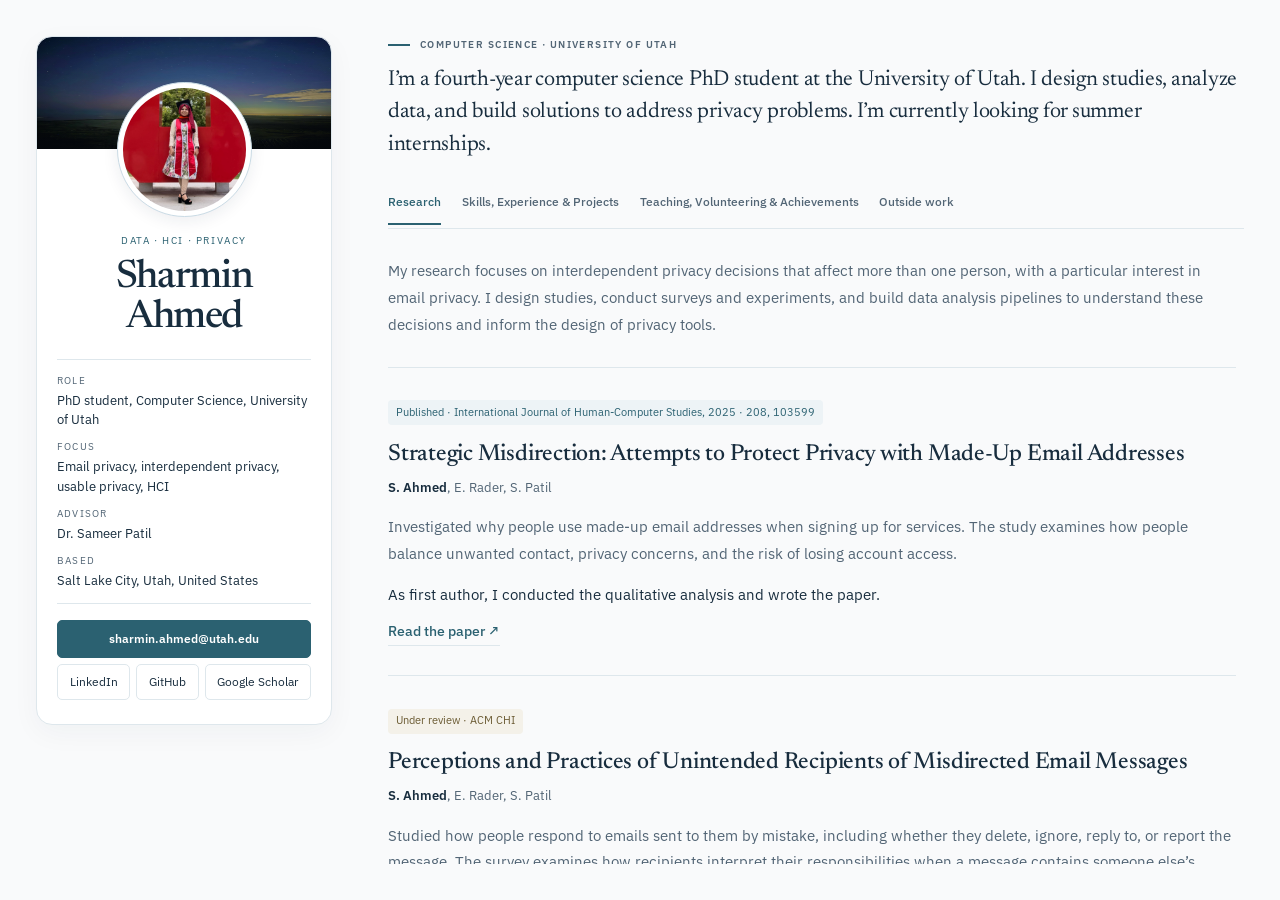
<file: index.html>
<!doctype html>
<html lang="en">
<head>
<meta charset="utf-8">
<meta name="viewport" content="width=device-width, initial-scale=1">
<meta name="description" content="Sharmin Ahmed: computer science PhD student at the University of Utah. Privacy research, data analysis, and software engineering.">
<title>Sharmin Ahmed</title>
<link rel="preconnect" href="https://fonts.googleapis.com">
<link rel="preconnect" href="https://fonts.gstatic.com" crossorigin>
<link rel="stylesheet" href="https://fonts.googleapis.com/css2?family=Newsreader:ital,opsz,wght@0,6..72,400;0,6..72,500;0,6..72,600;1,6..72,400&family=IBM+Plex+Sans:wght@400;500;600&family=IBM+Plex+Mono:wght@400;500&display=swap">

<link rel="stylesheet" href="css/theme.css">
<link rel="stylesheet" href="css/typography.css">
<link rel="stylesheet" href="css/layout.css">
<link rel="stylesheet" href="css/profile.css">
<link rel="stylesheet" href="css/content.css">
<link rel="stylesheet" href="css/timeline.css">
<link rel="stylesheet" href="css/gallery.css">
<link rel="stylesheet" href="css/responsive.css">
<link rel="stylesheet" href="css/polish.css">
</head>
<body>
<a class="skip-link" href="#main">Skip to content</a>
<div class="shell">

  <aside class="rail">
    <img class="portrait" src="img/portrait.jpg" alt="Sharmin Ahmed in graduation cap and stole in front of the University of Utah block U sculpture">

    <p class="profile-label">Data · HCI · Privacy</p>
    <h1 class="name">Sharmin Ahmed</h1>

    <dl class="meta">
      <div><dt>Role</dt><dd>PhD student, Computer Science, University of Utah</dd></div>
      <div><dt>Focus</dt><dd>Email privacy, interdependent privacy, usable privacy, HCI</dd></div>
      <div><dt>Advisor</dt><dd>Dr. Sameer Patil</dd></div>
      <div><dt>Based</dt><dd>Salt Lake City, Utah, United States</dd></div>
    </dl>

    <nav class="links">
      <a class="primary" href="mailto:sharmin.ahmed@utah.edu">sharmin.ahmed@utah.edu</a>
      <a href="https://www.linkedin.com/in/sharmin6630/">LinkedIn</a>
      <a href="https://github.com/sharmin6630/">GitHub</a>
      <a href="https://scholar.google.com/citations?user=mUpNnEoAAAAJ&amp;hl=en">Google Scholar</a>
    </nav>

  </aside>

  <main id="main">

    <div class="content-header">
    <header class="intro">
      <p class="eyebrow">Computer science · University of Utah</p>
      
      <p>I’m a fourth-year computer science PhD student at the University of Utah. I design studies, analyze data, and build solutions to address privacy problems. I’m currently looking for summer internships.</p>
    </header>

    <nav class="railnav" role="tablist" aria-label="Sections">
      <button role="tab" id="tab-work" aria-controls="work" tabindex="0" aria-selected="true">Research</button>
      <button role="tab" id="tab-industry" aria-controls="industry" tabindex="-1" aria-selected="false">Skills, Experience &amp; Projects</button>

      <button role="tab" id="tab-leadership" aria-controls="leadership" tabindex="-1" aria-selected="false">Teaching, Volunteering &amp; Achievements</button>
      <button role="tab" id="tab-outside" aria-controls="outside" tabindex="-1" aria-selected="false">Outside work</button>
    </nav>
    </div>

<div class="content-panels" tabindex="0" aria-label="Portfolio content">
    <section id="work" role="tabpanel" aria-labelledby="tab-work">
      <p>My research focuses on interdependent privacy decisions that affect more than one person, with a particular interest in email privacy. I design studies, conduct surveys and experiments, and build data analysis pipelines to understand these decisions and inform the design of privacy tools.</p>

      <div class="research-list">
        <article class="entry">
          <span class="tag">Published &middot; International Journal of Human-Computer Studies, 2025 · 208, 103599</span>
          <h3>Strategic Misdirection: Attempts to Protect Privacy with Made-Up Email Addresses</h3>
          <p class="authors"><strong>S. Ahmed</strong>, E. Rader, S. Patil</p>
          <p>Investigated why people use made-up email addresses when signing up for services. The study examines how people balance unwanted contact, privacy concerns, and the risk of losing account access.</p>
          <p>As first author, I conducted the qualitative analysis and wrote the paper. <a class="paper-link" href="https://doi.org/10.1016/j.ijhcs.2025.103599">Read the paper</a></p>
        </article>

        <article class="entry">
          <span class="tag live">Under review &middot; ACM CHI</span>
          <h3>Perceptions and Practices of Unintended Recipients of Misdirected Email Messages</h3>
          <p class="authors"><strong>S. Ahmed</strong>, E. Rader, S. Patil</p>
          <p>Studied how people respond to emails sent to them by mistake, including whether they delete, ignore, reply to, or report the message. The survey examines how recipients interpret their responsibilities when a message contains someone else’s information.</p>
          
          <p>I designed the survey, recruited participants across two platforms, and built the analysis pipeline. The assistant prototype is in development.</p>
        </article>

        <article class="entry">
          <span class="tag live">Under review &middot; ACM CSCW</span>
          <h3>Replication: The Westin Categories, Behavioral Intentions, and Consequences</h3>
          <p class="authors"><strong>S. Ahmed</strong>, E. Rader, S. Patil</p>
          <p>Replicated a 2014 study to examine whether the Westin privacy categories predict people’s stated willingness to disclose information. I extended the analysis to compare decisions about one’s own data with decisions involving other people’s data.</p>
          <p>In our analysis, the privacy categories had limited predictive value. Expected negative consequences were associated with disclosure intentions, including in scenarios involving other people’s information.</p>
          <p>As first author, I designed the study, collected and analyzed the data, and wrote the paper.</p>
        </article>
      </div>

      <p class="eyebrow">Earlier publication</p>
      <article class="entry">
        <span class="tag">Published · GIScience, 2021</span>
        <h3>Assessing correlation between night-time light and road infrastructure: An empirical study</h3>
        <p class="authors">S. Das, <strong>S. Ahmed</strong>, S. Haque, S. Ismail</p>
        <p>GIScience 2021 Short Paper Proceedings, 11th International Conference on Geographic Information Science.</p>
        <a class="paper-link" href="https://doi.org/10.25436/E27P4D">Read the paper</a>
      </article>

      <p class="eyebrow">Education</p>
      <article class="entry">
        <div class="edu">
          <div>
            <div class="line"><span class="t">PhD in Computer Science</span><span class="yr">Expected spring 2028</span></div>
            <p class="inst">University of Utah</p>
            <p class="inst">Current CGPA: 3.964</p>
          </div>
          <div>
            <div class="line"><span class="t">MS in Computer Science</span><span class="yr">April 2026</span></div>
            <p class="inst">University of Utah</p>
            <p class="inst">CGPA: 3.94 · Cum laude</p>
          </div>
          <div>
            <div class="line"><span class="t">BSc (Eng) in Computer Science &amp; Engineering</span><span class="yr">August 2021</span></div>
            <p class="inst">Shahjalal University of Science and Technology</p>
            <p class="inst">CGPA: 3.78 · Class position: 7th out of 107</p>
          </div>
        </div>
      </article>

    </section>

    <section id="industry" role="tabpanel" aria-labelledby="tab-industry" hidden>
      <h2 class="section-title">Technical skills</h2>
      <dl class="stack">
        <div><dt>Languages</dt><dd>Python, R, SQL, Java, C++</dd></div>
        <div><dt>Data</dt><dd>pandas, NumPy, SciPy, scikit&#8209;learn, dplyr, ggplot2, tidyr, stringr, Jupyter</dd></div>
        <div><dt>Methods</dt><dd>Experiment and survey design, A/B testing, regression, hypothesis testing, effect sizes and confidence intervals, qualitative coding</dd></div>
        <div><dt>Engineering</dt><dd>Git, REST APIs, Postman, Django, MongoDB, SQLite, ETL pipelines</dd></div>
      </dl>
      <h2 class="section-title experience-heading">Industry experience</h2>
      <article class="entry">
        <div class="role">
          <h3>Therap (BD) Ltd.</h3>
          <span class="when">Dhaka, Bangladesh</span>
        </div>
        <div class="roles">
          <div><span class="t">Software Engineer, QA</span><span>July 2022 &ndash; July 2023</span></div>
          <div><span class="t">Associate Software Engineer, QA</span><span>July 2021 &ndash; June 2022</span></div>
        </div>
        <p>Worked on Scheduling and Electronic Visit Verification (EVV) Aggregation modules for a HIPAA-regulated platform serving disability service providers in the United States.</p>
        <ul class="duties">
          <li>Wrote SQL queries to validate service and payroll records and trace data defects across the modules.</li>
          <li>Used Postman to test REST endpoints, including request and response behavior, error handling, and data passed to downstream modules.</li>
          <li>Identified a long-standing production defect, investigated its root cause, and followed the fix through release.</li>
          <li>Created and maintained test cases for the Scheduling and EVV Aggregation modules.</li>
          <li>Guided new QA team members through module behavior and testing workflows.</li>
          <li>Promoted from Associate Software Engineer to Software Engineer after my first year.</li>
        </ul>
      </article>
      <p class="eyebrow">Projects</p>

      <article class="entry">
        <div class="role">
          <h3>Privacy concerns about sharing</h3>
          <span class="when">Python, web scraping</span>
        </div>
        <p>Built a pipeline to collect and analyze Reddit discussions about parents sharing information about their children. Used qualitative coding and visualizations to examine recurring concerns.</p>
      </article>

      <article class="entry">
        <div class="role">
          <h3>Privacy perceptions of open data</h3>
          <span class="when">Qualitative analysis</span>
        </div>
        <p>Conducted and analyzed interviews about how people perceive the publication and visualization of open data about them.</p>
      </article>

      <article class="entry">
        <div class="role">
          <h3>Fuzzing Xournal++</h3>
          <span class="when">C++, AFLplusplus</span>
        </div>
        <p>Applied fuzz testing with AFLplusplus to the PDF annotation feature in Xournal++, a handwritten note-taking application, to investigate potential software vulnerabilities.</p>
      </article>

      <article class="entry">
        <div class="role">
          <h3>Sentiment Analysis on Movie Reviews</h3>
          <span class="when">Python, Jupyter</span>
        </div>
        <p>Trained and evaluated RNN and CNN models to classify movie review sentiment, comparing performance across the two architectures.</p>
      </article>

      <article class="entry">
        <div class="role">
          <h3>Thesis Topic and Supervisor Matching</h3>
          <span class="when">Django, SQLite</span>
        </div>
        <p>Built a web application to match final-year students with thesis topics and supervisors based on their preferences.</p>
      </article>

      <article class="entry">
        <div class="role">
          <h3>ChitChat</h3>
          <span class="when">Java, Node.js, MongoDB, Android Studio</span>
        </div>
        <p>Built a chat application using Java sockets and a Node.js backend to support real-time messaging between multiple clients.</p>
      </article>
    </section>

    <section id="leadership" role="tabpanel" aria-labelledby="tab-leadership" hidden>
      <h2 class="section-title">Graduate Teaching Assistantship</h2>

      <article class="entry">
        <h3>University of Utah</h3>
        <p class="where">Salt Lake City, Utah</p>
        <div class="roles teaching-timeline">
          <div>
            <span class="t">Ethics in Data Science</span>
            <span>Fall 2025</span>
            <p>The course examines ethical and social implications of data collection, storage, and analysis.</p>
            <p>Supported students through weekly office hours and graded coursework.</p>
          </div>
          <div>
            <span class="t">Ethics in Computing</span>
            <span>Spring 2025</span>
            <p>The course examines ethical dilemmas in computing and the responsibilities of computing professionals.</p>
            <p>Supported students through weekly office hours and graded coursework.</p>
          </div>
        </div>
      </article>

      <h2 class="section-title activity-heading">Volunteering</h2>
      <article class="entry">
        <div class="role">
          <h3>Student Volunteer, ACM CHI 2024</h3>
          <span class="when">May 2024</span>
        </div>
        <p class="where">Honolulu, <span lang="haw">Hawaiʻi</span></p>
        <ul class="duties">
          <li>Supported session coordination and conference logistics at ACM CHI 2024.</li>
          <li>Worked with the organizing committee throughout the conference.</li>
        </ul>
      </article>

      <h2 class="section-title activity-heading">Workshops &amp; Programs</h2>
      <article class="entry">
        <div class="role">
          <h3>Workshop on Security and Human Behavior</h3>
          <span class="when">June 2025</span>
        </div>
        <p class="where">University of Cambridge, United Kingdom &middot; invitation only</p>
        <ul class="duties">
          <li>Presented my current research at the 18th SHB workshop.</li>
          <li>Participated in discussions with researchers in security, psychology, economics, and law.</li>
        </ul>
      </article>

      <article class="entry">
        <div class="role">
          <h3>CRA-WP Grad Cohort for Women</h3>
          <span class="when">2024</span>
        </div>
        <p class="where">Minneapolis, Minnesota &middot; selected participant</p>
        <ul class="duties">
          <li>Two days of mentoring and peer networking for women in computing research, run by the Computing Research Association.</li>
        </ul>
      </article>

      <article class="entry">
        <div class="role">
          <h3>CMD-IT/ACM Richard Tapia Celebration of Diversity in Computing</h3>
          <span class="when">2024</span>
        </div>
        <p class="where">San Diego, California &middot; selected participant</p>
        <ul class="duties">
          <li>Sessions and panels on diversity, equity and inclusion in computing.</li>
        </ul>
      </article>

      <h2 class="section-title activity-heading">Achievements</h2>
      <article class="entry awards-entry">
        <div class="role">
          <h3>Competitive programming and academic awards</h3>
          <span class="when">2017 &ndash; 2021</span>
        </div>
        <p class="where">Bangladesh</p>
        <ul class="duties">
          <li>National Girls' Programming Contest (2019): 5th nationally; 1st in Sylhet.</li>
          <li>NSU Inter-University Girls' Programming Contest (2018): 7th nationally; 1st in Sylhet.</li>
          <li>Government merit scholarship for higher secondary study (2017–2020).</li>

        </ul>
      </article>
    </section>

    <section id="outside" role="tabpanel" aria-labelledby="tab-outside" hidden>

      <p>Outside work, I enjoy hiking, traveling, and photography. These are a few favorite views from Utah and my travels.</p>

      <div class="photogrid">
        <figure><img src="img/p1.jpg" alt="Canyon road winding through autumn hillsides in the Wasatch" loading="lazy"></figure>
        <figure><img src="img/p2.jpg" alt="Night sky with faint aurora over the Great Salt Lake" loading="lazy"></figure>
        <figure><img src="img/p3.jpg" alt="Alpine lake below a rocky ridge, surrounded by pines" loading="lazy"></figure>
        <figure><img src="img/p4.jpg" alt="Sea stacks and surf on a Pacific Northwest beach at low light" loading="lazy"></figure>
        <figure><img src="img/p5.jpg" alt="Deep blue crater lake ringed by forested cliffs" loading="lazy"></figure>
        <figure><img src="img/p6.jpg" alt="Tower Bridge over the Thames under heavy cloud" loading="lazy"></figure>
        <figure><img src="img/p7.jpg" alt="Pink cloudbank over dark hills at dusk" loading="lazy"></figure>
        <figure><img src="img/p8.jpg" alt="Orange hoodoos and pines in Bryce Canyon" loading="lazy"></figure>
        <figure><img src="img/p9.jpg" alt="Red sandstone cliffs under storm light in Zion" loading="lazy"></figure>
        <figure><img src="img/p10.jpg" alt="Close view of shell fragments on a beach at dusk" loading="lazy"></figure>
        <figure><img src="img/p11.jpg" alt="A gull standing on wet sand with its reflection" loading="lazy"></figure>
        <figure><img src="img/p12.jpg" alt="Orange sunset over a canyon rim with distant mountains" loading="lazy"></figure>
      </div>
    </section>

</div>
  </main>
</div>

<div id="lightbox" hidden role="dialog" aria-modal="true" aria-label="Photo viewer">
  <div class="lbbar">
    <span class="count"></span>
    <button type="button" data-lb="close">Close &times;</button>
  </div>
  <img alt="">
  <div class="nav">
    <button type="button" data-lb="prev">&larr; Previous</button>
    <button type="button" data-lb="next">Next &rarr;</button>
  </div>
</div>

<script src="js/navigation.js" defer></script>
<script src="js/gallery.js" defer></script>
</body>
</html>
</file>
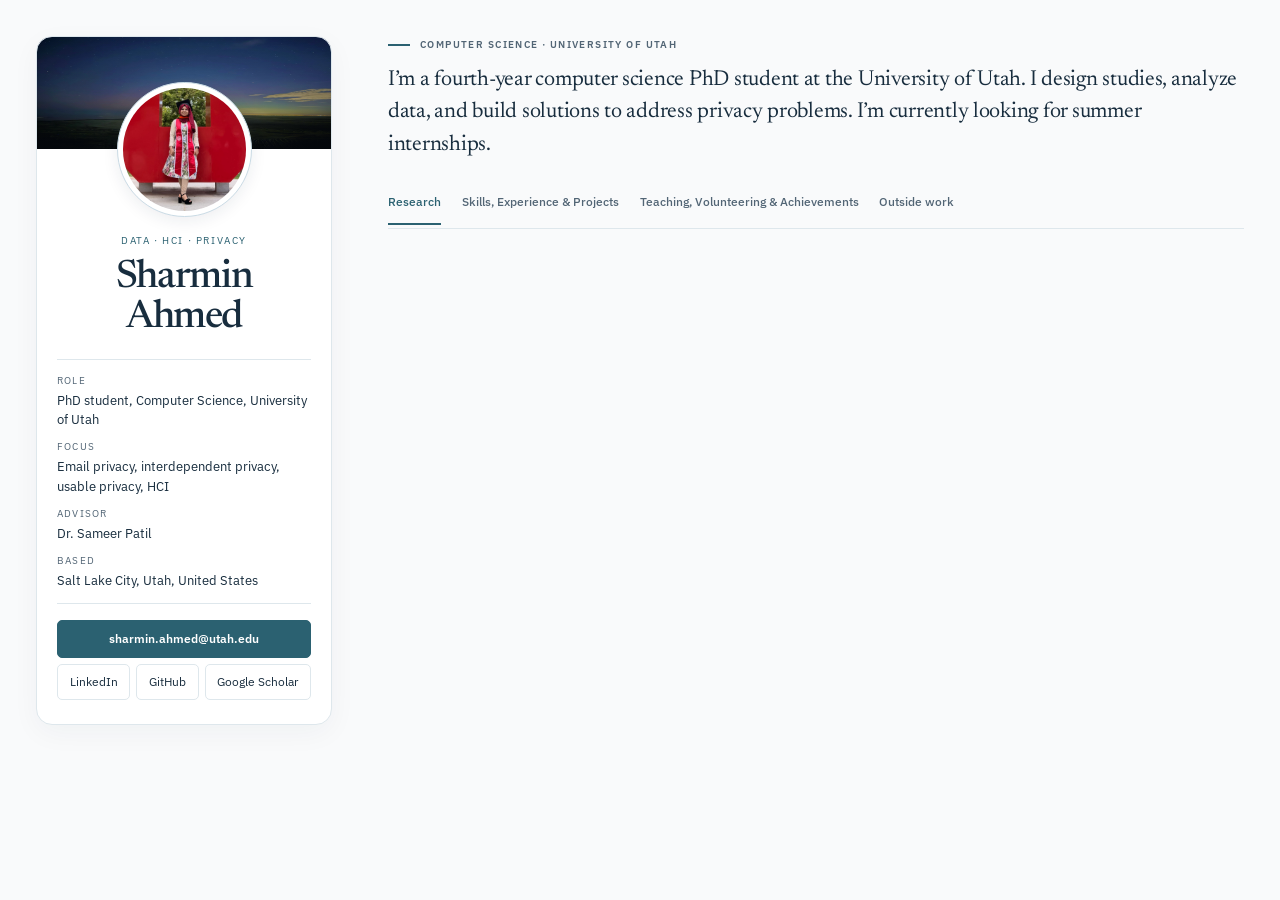
<file: main.html>
<!doctype html>
<html lang="en">
<head>
<meta charset="utf-8">
<meta name="viewport" content="width=device-width, initial-scale=1">
<meta name="description" content="Sharmin Ahmed: computer science PhD student at the University of Utah. Privacy research, data analysis, and software engineering.">
<title>Sharmin Ahmed</title>
<link rel="preconnect" href="https://fonts.googleapis.com">
<link rel="preconnect" href="https://fonts.gstatic.com" crossorigin>
<link rel="stylesheet" href="https://fonts.googleapis.com/css2?family=Newsreader:ital,opsz,wght@0,6..72,400;0,6..72,500;0,6..72,600;1,6..72,400&family=IBM+Plex+Sans:wght@400;500;600&family=IBM+Plex+Mono:wght@400;500&display=swap">

<link rel="stylesheet" href="css/theme.css">
<link rel="stylesheet" href="css/typography.css">
<link rel="stylesheet" href="css/layout.css">
<link rel="stylesheet" href="css/profile.css">
<link rel="stylesheet" href="css/content.css">
<link rel="stylesheet" href="css/timeline.css">
<link rel="stylesheet" href="css/gallery.css">
<link rel="stylesheet" href="css/responsive.css">
<link rel="stylesheet" href="css/polish.css">
</head>
<body>
<a class="skip-link" href="#main">Skip to content</a>
<div class="shell">

  <aside class="rail">
    <img class="portrait" src="img/portrait.jpg" alt="Sharmin Ahmed in graduation cap and stole in front of the University of Utah block U sculpture">

    <p class="profile-label">Data · HCI · Privacy</p>
    <h1 class="name">Sharmin Ahmed</h1>

    <dl class="meta">
      <div><dt>Role</dt><dd>PhD student, Computer Science, University of Utah</dd></div>
      <div><dt>Focus</dt><dd>Email privacy, interdependent privacy, usable privacy, HCI</dd></div>
      <div><dt>Advisor</dt><dd>Dr. Sameer Patil</dd></div>
      <div><dt>Based</dt><dd>Salt Lake City, Utah, United States</dd></div>
    </dl>

    <nav class="links">
      <a class="primary" href="mailto:sharmin.ahmed@utah.edu">sharmin.ahmed@utah.edu</a>
      <a href="https://www.linkedin.com/in/sharmin6630/">LinkedIn</a>
      <a href="https://github.com/sharmin6630/">GitHub</a>
      <a href="https://scholar.google.com/citations?user=mUpNnEoAAAAJ&amp;hl=en">Google Scholar</a>
    </nav>

  </aside>

  <main id="main">

    <div class="content-header">
    <header class="intro">
      <p class="eyebrow">Computer science · University of Utah</p>
      
      <p>I’m a fourth-year computer science PhD student at the University of Utah. I design studies, analyze data, and build solutions to address privacy problems. I’m currently looking for summer internships.</p>
    </header>

    <nav class="railnav" role="tablist" aria-label="Sections">
      <button role="tab" id="tab-work" aria-controls="work" tabindex="0" aria-selected="true">Research</button>
      <button role="tab" id="tab-industry" aria-controls="industry" tabindex="-1" aria-selected="false">Skills, Experience &amp; Projects</button>

      <button role="tab" id="tab-leadership" aria-controls="leadership" tabindex="-1" aria-selected="false">Teaching, Volunteering &amp; Achievements</button>
      <button role="tab" id="tab-outside" aria-controls="outside" tabindex="-1" aria-selected="false">Outside work</button>
    </nav>
    </div>

<div class="content-panels" tabindex="0" aria-label="Portfolio content">
    <!-- include: sections/research.html -->

    <!-- include: sections/experience-projects.html -->

    <!-- include: sections/teaching-service.html -->

    <!-- include: sections/outside-work.html -->

</div>
  </main>
</div>

<div id="lightbox" hidden role="dialog" aria-modal="true" aria-label="Photo viewer">
  <div class="lbbar">
    <span class="count"></span>
    <button type="button" data-lb="close">Close &times;</button>
  </div>
  <img alt="">
  <div class="nav">
    <button type="button" data-lb="prev">&larr; Previous</button>
    <button type="button" data-lb="next">Next &rarr;</button>
  </div>
</div>

<script src="js/navigation.js" defer></script>
<script src="js/gallery.js" defer></script>
</body>
</html>
</file>
<file: css/theme.css>
/* Change colors, fonts, and common sizes here. */
:root {
  --paper: #f7f9fc;
  --page: #f4f6f9;
  --surface: #fff;
  --ink: #1d2d40;
  --ink-soft: #516176;
  --rule: #d9e2eb;
  --accent: #315972;
  --display: "Newsreader", Georgia, serif;
  --body: "IBM Plex Sans", system-ui, sans-serif;
  --mono: "IBM Plex Mono", ui-monospace, monospace;
  --date-size: .7rem;
  --panel-radius: 12px;
  color-scheme: light;
}
</file>
<file: css/typography.css>
* { box-sizing: border-box; }
body { margin: 0; background: var(--page); color: var(--ink); font-family: var(--body); font-size: 16px; line-height: 1.7; -webkit-font-smoothing: antialiased; }
[hidden] { display: none !important; }
a { color: var(--accent); text-underline-offset: 3px; }
a:focus-visible, button:focus-visible, .content-panels:focus-visible { outline: 2px solid var(--accent); outline-offset: 3px; }
button { font-family: inherit; cursor: pointer; }
p { margin: 0 0 .95rem; }
p:last-child { margin-bottom: 0; }
h1, h2, h3 { font-family: var(--display); font-weight: 500; text-wrap: balance; }
h2 { font-size: 1.65rem; line-height: 1.3; letter-spacing: -.015em; margin: 0 0 1rem; }
h3 { font-size: 1.3rem; line-height: 1.35; letter-spacing: -.01em; margin: 0 0 .8rem; }
.eyebrow { font-size: .69rem; font-weight: 600; letter-spacing: .1em; text-transform: uppercase; color: var(--ink-soft); margin: 2.4rem 0 .6rem; }
.skip-link { position: absolute; top: -100px; left: 1rem; background: var(--surface); padding: .6rem 1rem; z-index: 200; }
.skip-link:focus { top: 1rem; }
</file>
<file: css/layout.css>
.shell { max-width: 80rem; width: 100%; margin: 0 auto; padding: 2rem; display: grid; gap: 3rem; grid-template-columns: 18rem minmax(0, 1fr); align-items: start; }
main { min-width: 0; display: grid; grid-template-rows: auto minmax(0, 1fr); height: calc(100dvh - 4rem); min-height: 22rem; }
.content-header { min-width: 0; border-bottom: 1px solid var(--rule); padding-bottom: .15rem; }
.intro { padding-bottom: .65rem; }
.intro .eyebrow { display: flex; align-items: center; gap: .6rem; font-size: .68rem; letter-spacing: .12em; margin: 0 0 .65rem; }
.intro .eyebrow::before { content: ''; width: 1.4rem; height: 2px; background: var(--accent); flex: none; }
.intro > p:last-child { font-size: 1.02rem; line-height: 1.7; color: var(--ink); }
.railnav { display: flex; flex-wrap: wrap; gap: 0 1.2rem; padding-top: .5rem; }
.railnav button { appearance: none; border: 0; border-bottom: 2px solid transparent; padding: .4rem 0 .9rem; background: transparent; color: var(--ink-soft); font-size: .78rem; font-weight: 500; max-width: 100%; text-align: left; transition: color .15s ease, border-color .15s ease; }
.railnav button:hover { color: var(--ink); }
.railnav button[aria-selected="true"] { color: var(--accent); border-bottom-color: var(--accent); }
/* Keep scrolling usable without a visible scrollbar. */
.content-panels { min-height: 0; overflow-y: auto; padding: 1.8rem .8rem 2rem 0; scrollbar-width: none; }
.content-panels::-webkit-scrollbar { display: none; }
.content-panels > section { scroll-margin-top: 1.6rem; }
main p, main li, main h2, main h3, .stack dd { overflow-wrap: break-word; }
</file>
<file: css/profile.css>
.rail { padding: 2.4rem 1.25rem 1.5rem; background-color: #fff; background-image: linear-gradient(to bottom, rgba(21,39,64,.08), rgba(21,39,64,.18)), url('../img/night-sky.png'); background-size: 100% 6rem; background-repeat: no-repeat; background-position: top center; border: 1px solid #e0e6ed; border-radius: var(--panel-radius); box-shadow: 0 5px 20px rgba(27,45,69,.04); }
.portrait { width: clamp(6rem, 15vh, 9rem); aspect-ratio: 1; object-fit: cover; object-position: center; display: block; margin: 0 auto 1rem; border: 1px solid #cadbe5; padding: 5px; border-radius: 50%; background: #fff; }
.profile-label { width: 100%; margin: 0 0 .5rem; text-align: center; font-size: .65rem; letter-spacing: .12em; text-transform: uppercase; color: var(--accent); }
.name { text-align: center; font-size: 2.25rem; line-height: 1.03; letter-spacing: -.02em; margin: 0 0 1rem; }
.meta { font-size: .84rem; display: grid; gap: .6rem; border-block: 1px solid var(--rule); padding-block: .8rem; margin: 0 0 1rem; }
.meta div { display: grid; gap: .1rem; }
.meta dt { font-size: .64rem; letter-spacing: .1em; text-transform: uppercase; color: var(--ink-soft); }
.meta dd { margin: 0; min-width: 0; line-height: 1.45; }
.links { display: grid; grid-template-columns: auto auto auto; gap: .4rem; }
.links a { font-size: .72rem; text-align: center; white-space: nowrap; text-decoration: none; padding: .45rem .4rem; border: 1px solid var(--rule); border-radius: 7px; background: var(--surface); color: var(--ink); }
.links a:hover { color: var(--accent); border-color: var(--accent); }
.links a.primary { grid-column: 1 / -1; white-space: normal; overflow-wrap: anywhere; font-size: .78rem; font-weight: 600; color: #fff; background: var(--accent); border-color: var(--accent); }
.links a.primary:hover { background: var(--ink); border-color: var(--ink); }
</file>
<file: css/content.css>
.entry { border-top: 1px solid var(--rule); padding: 1.7rem 0; }
.entry p, .content-panels > section > p { font-size: .94rem; line-height: 1.75; color: var(--ink-soft); }
.entry p:last-child { color: var(--ink); }
.entry .authors { font-size: .8rem; line-height: 1.5; margin-top: -.3rem; margin-bottom: 1rem; color: var(--ink-soft); }
.authors strong { color: var(--ink); font-weight: 600; }
.tag { display: inline-block; font-size: .72rem; color: var(--accent); margin-bottom: .7rem; }
.paper-link { display: block; width: fit-content; margin-top: .65rem; text-decoration: none; border-bottom: 1px solid var(--rule); padding-bottom: .15rem; transition: border-color .15s ease; }
.paper-link::after { content: ' ↗'; }
.paper-link:hover { border-color: var(--accent); }
.role { display: flex; justify-content: space-between; align-items: baseline; flex-wrap: wrap; gap: .3rem 1.4rem; }
.role h3 { min-width: 0; margin-bottom: .5rem; }
.role .when, .edu .yr, .roles > div > span:nth-child(2) { font-family: var(--mono); font-size: var(--date-size); line-height: 1.5; letter-spacing: .03em; color: var(--accent); font-variant-numeric: tabular-nums; }
.entry .where { font-size: .85rem; line-height: 1.5; color: var(--ink-soft); margin-bottom: 1rem; }
.duties { margin: 0; padding-left: 1.1rem; color: var(--ink-soft); }
.duties li { margin-bottom: .65rem; font-size: .94rem; }
.duties li:last-child { margin-bottom: 0; }
.duties li::marker { color: var(--accent); }
.stack { display: grid; gap: .85rem; padding: 1.4rem 0; margin: 0; border-block: 1px solid var(--rule); }
.stack div { display: grid; grid-template-columns: 7rem minmax(0,1fr); gap: .15rem 1rem; align-items: baseline; }
.stack dt { font-family: var(--mono); font-size: .69rem; letter-spacing: .07em; text-transform: uppercase; color: var(--ink-soft); }
.stack dd { margin: 0; font-size: .94rem; }
.experience-heading, .activity-heading { margin-top: 2.4rem; }

.research-list { margin-top: 1.8rem; }
</file>
<file: css/timeline.css>
/* Shared markers for education, employment, and teaching. */
.roles, .edu { display: grid; gap: 1.25rem; }
.roles { margin: 1.2rem 0 1.6rem; }
.roles > div, .edu > div { position: relative; padding-left: 1.6rem; }
.roles > div::before, .edu > div::before { content: ''; position: absolute; left: 0; top: .4rem; width: .55rem; height: .55rem; border: 2px solid var(--accent); border-radius: 50%; background: var(--paper); z-index: 1; }
.roles > div:not(:last-child)::after, .edu > div:not(:last-child)::after { content: ''; position: absolute; left: calc(.275rem - 1px); top: 1.1rem; bottom: -1.5rem; width: 2px; background: var(--rule); }
.roles > div { display: grid; grid-template-columns: minmax(0,1fr); gap: .25rem; }
.roles .t { font-size: .95rem; font-weight: 600; line-height: 1.45; }
.edu .line { display: grid; grid-template-columns: minmax(0,1fr) auto; gap: .25rem 1rem; align-items: baseline; }
.edu .t { font-family: var(--display); font-size: 1.02rem; font-weight: 500; }
.edu .yr { text-align: right; white-space: nowrap; }
.edu .inst { font-size: .87rem; line-height: 1.5; margin: .3rem 0 0; color: var(--ink-soft); }
.teaching-timeline > div { grid-template-columns: minmax(0,1fr) auto; align-items: baseline; column-gap: 1rem; }
.teaching-timeline > div > span:nth-child(2) { text-align: right; white-space: nowrap; }
.teaching-timeline > div > p { grid-column: 1 / -1; margin: .4rem 0 0; font-size: .94rem; line-height: 1.75; color: var(--ink-soft); }
</file>
<file: css/gallery.css>
.photogrid { display: grid; gap: 1rem; grid-template-columns: repeat(3,minmax(0,1fr)); margin-top: 1.2rem; }
.photogrid figure { margin: 0; min-width: 0; overflow: hidden; border-radius: 7px; cursor: zoom-in; }
.photogrid img { width: 100%; aspect-ratio: 4 / 3; object-fit: cover; border: 1px solid var(--rule); border-radius: 7px; display: block; transition: transform .4s ease; }
.photogrid figure:hover img { transform: scale(1.035); }
#lightbox { position: fixed; inset: 0; z-index: 100; background: rgba(10,12,18,.93); display: grid; grid-template-rows: auto minmax(0,1fr) auto; gap: .6rem; padding: .8rem; }
#lightbox img { max-width: 100%; max-height: 100%; min-height: 0; margin: auto; display: block; object-fit: contain; border-radius: 3px; }
#lightbox .lbbar { display: flex; justify-content: space-between; align-items: center; gap: 1rem; }
#lightbox button { background: rgba(255,255,255,.1); border: 1px solid rgba(255,255,255,.28); color: #f3f2ef; border-radius: 999px; font-family: var(--mono); font-size: .74rem; padding: .42rem .9rem; }
#lightbox button:hover { background: rgba(255,255,255,.2); }
#lightbox .count { font-family: var(--mono); font-size: .72rem; color: #c8ccd4; }
#lightbox .nav { display: flex; gap: .5rem; justify-content: center; }
</file>
<file: css/responsive.css>
@media (min-width: 900px) and (max-height: 750px) {
  .rail { padding: 2.4rem 1rem 1rem; }
  .portrait { width: 6.5rem; margin-bottom: .7rem; }
  .name { margin-bottom: .7rem; }
  .meta { gap: .45rem; padding-block: .65rem; }
}
@media (max-width: 899px) {
  .shell { grid-template-columns: minmax(0,1fr); padding: 1rem; gap: 2rem; }
  .rail { max-width: 38rem; width: 100%; margin: auto; }
  .portrait { width: 10.5rem; margin-bottom: 1.6rem; }
  .name { font-size: 2.5rem; }
  .meta { grid-template-columns: repeat(2,minmax(0,1fr)); }
  .links { max-width: 22rem; margin-inline: auto; }
  main { height: calc(100dvh - 2rem); padding: 1.2rem; }
}
@media (max-width: 600px) {
  .role { display: grid; grid-template-columns: minmax(0,1fr); }
  .intro > p:last-child { font-size: .95rem; line-height: 1.6; }
  .intro .eyebrow { font-size: .62rem; }
}
@media (max-width: 520px) {
  h2 { font-size: 1.5rem; }
  h3 { font-size: 1.2rem; }
  .name { font-size: 2.4rem; }
  .railnav { gap: 0 1rem; }
  .railnav button { font-size: .76rem; }
  .entry { padding: 1.3rem 0; }
  .stack div { grid-template-columns: minmax(0,1fr); }
  .photogrid { grid-template-columns: repeat(2,minmax(0,1fr)); }
}
@media (prefers-reduced-motion: reduce) {
  *, *::before, *::after { transition: none !important; scroll-behavior: auto !important; }
}
@media print {
  body { background: white; }
  .shell { display: block; padding: 0; }
  .rail { background: transparent; border: 0; box-shadow: none; }
  main { display: block; height: auto; padding: 0; }
  .content-panels { overflow: visible; padding: 0; }
  .content-panels > section[hidden] { display: block !important; }
  .railnav, .skip-link, #lightbox { display: none !important; }
  .entry { break-inside: avoid; }
}
</file>
<file: css/polish.css>
/* Alternate visual design; existing content is unchanged. */
:root { --page: #f9fafb; --ink: #182d3e; --ink-soft: #526575; --accent: #2b6171; --rule: #dee7ec; }
.shell { max-width: 84rem; grid-template-columns: 18.5rem minmax(0,1fr); gap: 3.5rem; padding: 2.25rem; }
.rail { border-radius: 16px; background-size: 100% 7rem; padding-top: 2.8rem; border-color: #dee7ec; box-shadow: 0 8px 28px rgba(23,49,68,.045); }
.portrait { box-shadow: 0 4px 16px rgba(20,38,60,.08); }
.name { font-size: 2.45rem; letter-spacing: -.035em; }
.profile-label { font-size: .62rem; letter-spacing: .16em; }
.meta { margin-top: 1.3rem; }
.meta dt { font-size: .6rem; letter-spacing: .13em; }
.links a { border-radius: 5px; }
main { height: calc(100dvh - 4.5rem); }
.intro { padding-bottom: 1.1rem; }
.intro .eyebrow { font-size: .63rem; letter-spacing: .14em; }
.intro > p:last-child { font-family: var(--display); font-size: clamp(1.15rem,1.7vw,1.45rem); line-height: 1.5; letter-spacing: -.012em; }
.railnav { gap: .25rem 1.3rem; }
.railnav button { font-size: .76rem; line-height: 1.4; padding-bottom: .8rem; }
.content-panels { padding-top: 1.8rem; padding-right: .5rem; }
.content-panels > section > p { font-size: .96rem; color: var(--ink-soft); }
.entry { padding-block: 1.8rem; }
.entry h3 { font-size: 1.45rem; line-height: 1.3; }
.tag { background: #edf3f6; padding: .22rem .5rem; border-radius: 4px; font-size: .66rem; margin-bottom: .9rem; }
.tag.live { background: #f4f1e9; color: #6a5a32; }
.entry .authors { font-size: .8rem; margin-bottom: 1.1rem; }
.paper-link { font-size: .86rem; font-weight: 500; }
.stack dt { font-family: var(--body); font-weight: 600; font-size: .68rem; }
@media (max-width:899px) {
 .shell { grid-template-columns: minmax(0,1fr); padding: 1.25rem; gap: 2rem; }
 main { height: calc(100dvh - 2.5rem); padding: 0; }
 .rail { padding-top: 2.8rem; }
}
@media (max-width:520px) {
 .intro > p:last-child { font-size: 1.15rem; }
 .entry h3 { font-size: 1.25rem; }
 .teaching-timeline > div, .edu .line { column-gap: .6rem; }
}
@media print { main { height:auto; } .rail { box-shadow:none; } }
</file>
